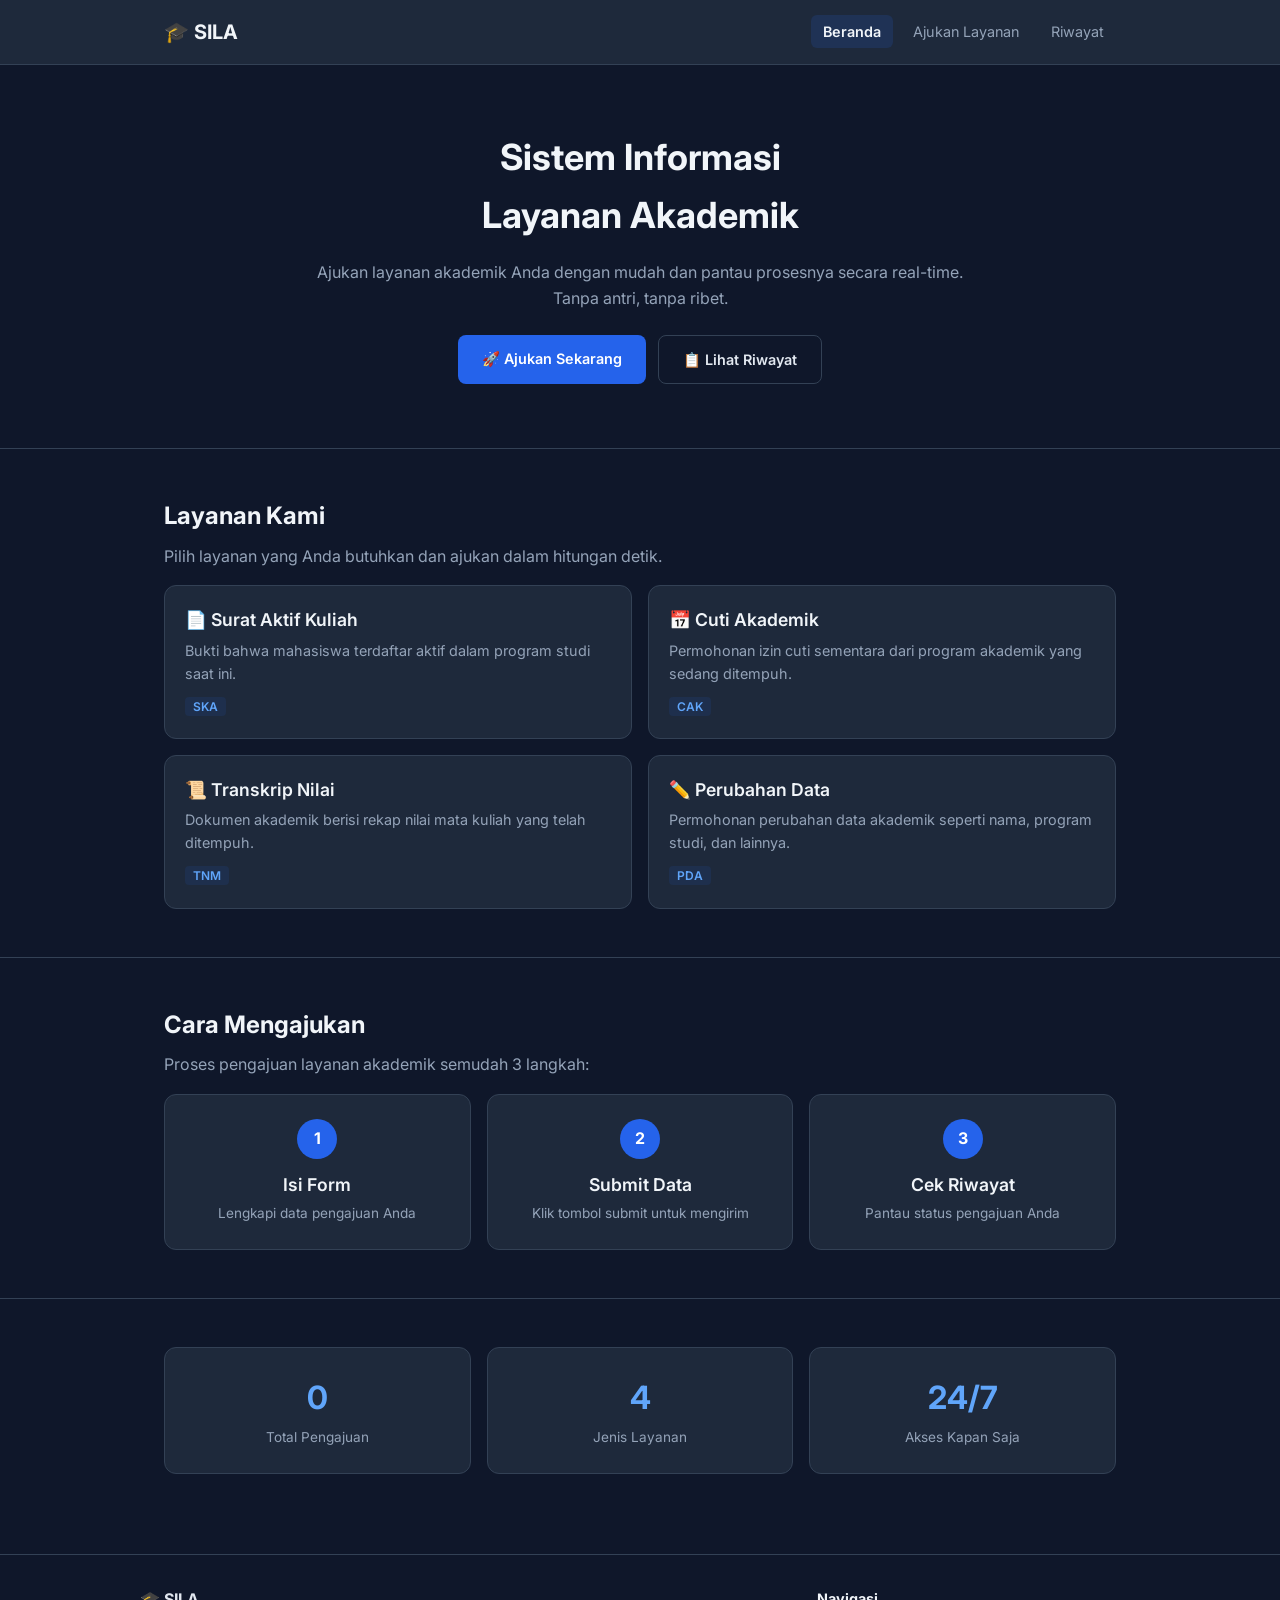
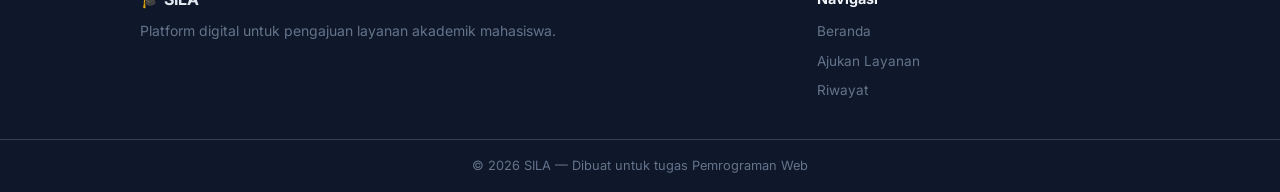
<file: index.html>
<!DOCTYPE html>
<html lang="id">

<head>
    <meta charset="UTF-8">
    <meta name="viewport" content="width=device-width, initial-scale=1.0">
    <title>SILA — Sistem Informasi Layanan Akademik</title>
    <link rel="preconnect" href="https://fonts.googleapis.com">
    <link rel="preconnect" href="https://fonts.gstatic.com" crossorigin>
    <link href="https://fonts.googleapis.com/css2?family=Inter:wght@400;600;700&display=swap" rel="stylesheet">
    <link rel="stylesheet" href="css/style.css">
</head>

<body>

    <!-- HEADER & NAVIGASI -->
    <header class="navbar">
        <div class="container navbar-inner">
            <a href="index.html" class="logo">🎓 SILA</a>
            <input type="checkbox" id="navToggle" class="nav-toggle">
            <label for="navToggle" class="hamburger">
                <span></span>
                <span></span>
                <span></span>
            </label>
            <nav>
                <ul class="nav-menu">
                    <li><a href="index.html" class="active">Beranda</a></li>
                    <li><a href="layanan.html">Ajukan Layanan</a></li>
                    <li><a href="riwayat.html">Riwayat</a></li>
                </ul>
            </nav>
        </div>
    </header>

    <main>

        <!-- Hero -->
        <section class="hero">
            <div class="container">
                <h1>Sistem Informasi<br>Layanan Akademik</h1>
                <p>Ajukan layanan akademik Anda dengan mudah dan pantau prosesnya secara real-time.<br>Tanpa antri,
                    tanpa ribet.</p>
                <div class="hero-buttons">
                    <a href="layanan.html" class="btn btn-primary">🚀 Ajukan Sekarang</a>
                    <a href="riwayat.html" class="btn btn-outline">📋 Lihat Riwayat</a>
                </div>
            </div>
        </section>

        <!-- Daftar Layanan -->
        <section class="section">
            <div class="container">
                <h2>Layanan Kami</h2>
                <p class="section-desc">Pilih layanan yang Anda butuhkan dan ajukan dalam hitungan detik.</p>
                <div class="cards-grid">
                    <article class="card">
                        <h3>📄 Surat Aktif Kuliah</h3>
                        <p>Bukti bahwa mahasiswa terdaftar aktif dalam program studi saat ini.</p>
                        <span class="card-code">SKA</span>
                    </article>
                    <article class="card">
                        <h3>📅 Cuti Akademik</h3>
                        <p>Permohonan izin cuti sementara dari program akademik yang sedang ditempuh.</p>
                        <span class="card-code">CAK</span>
                    </article>
                    <article class="card">
                        <h3>📜 Transkrip Nilai</h3>
                        <p>Dokumen akademik berisi rekap nilai mata kuliah yang telah ditempuh.</p>
                        <span class="card-code">TNM</span>
                    </article>
                    <article class="card">
                        <h3>✏️ Perubahan Data</h3>
                        <p>Permohonan perubahan data akademik seperti nama, program studi, dan lainnya.</p>
                        <span class="card-code">PDA</span>
                    </article>
                </div>
            </div>
        </section>

        <!-- Cara Mengajukan -->
        <section class="section">
            <div class="container">
                <h2>Cara Mengajukan</h2>
                <p class="section-desc">Proses pengajuan layanan akademik semudah 3 langkah:</p>
                <div class="steps-grid">
                    <div class="step">
                        <div class="step-number">1</div>
                        <h3>Isi Form</h3>
                        <p>Lengkapi data pengajuan Anda</p>
                    </div>
                    <div class="step">
                        <div class="step-number">2</div>
                        <h3>Submit Data</h3>
                        <p>Klik tombol submit untuk mengirim</p>
                    </div>
                    <div class="step">
                        <div class="step-number">3</div>
                        <h3>Cek Riwayat</h3>
                        <p>Pantau status pengajuan Anda</p>
                    </div>
                </div>
            </div>
        </section>

        <!-- Statistik -->
        <section class="section">
            <div class="container">
                <div class="stats-grid">
                    <div class="stat">
                        <div class="stat-number">0</div>
                        <div class="stat-label">Total Pengajuan</div>
                    </div>
                    <div class="stat">
                        <div class="stat-number">4</div>
                        <div class="stat-label">Jenis Layanan</div>
                    </div>
                    <div class="stat">
                        <div class="stat-number">24/7</div>
                        <div class="stat-label">Akses Kapan Saja</div>
                    </div>
                </div>
            </div>
        </section>

    </main>

    <!-- FOOTER -->
    <footer class="footer">
        <div class="container footer-inner">
            <div>
                <strong>🎓 SILA</strong>
                <p>Platform digital untuk pengajuan layanan akademik mahasiswa.</p>
            </div>
            <div class="footer-nav">
                <h4>Navigasi</h4>
                <ul>
                    <li><a href="index.html">Beranda</a></li>
                    <li><a href="layanan.html">Ajukan Layanan</a></li>
                    <li><a href="riwayat.html">Riwayat</a></li>
                </ul>
            </div>
        </div>
        <div class="footer-bottom">
            <div class="container">
                <p>&copy; 2026 SILA — Dibuat untuk tugas Pemrograman Web</p>
            </div>
        </div>
    </footer>

</body>

</html>
</file>
<file: css/style.css>
/* ================================
   CSS DASAR — SILA
   ================================ */

* {
    margin: 0;
    padding: 0;
    box-sizing: border-box;
}

body {
    background-color: #0f172a;
    color: #e2e8f0;
}

h1,
h2,
h3 {
    color: #f1f5f9;
}

a {
    color: #60a5fa;
    text-decoration: none;
}

a:hover {
    color: #93c5fd;
}

hr {
    border: none;
    border-top: 1px solid #334155;
}


/* ================================
   CSS LANJUTAN — SILA
   ================================ */

body {
    font-family: 'Inter', sans-serif;
    font-size: 16px;
    line-height: 1.6;
}

h1 {
    font-size: 2rem;
    font-weight: 700;
}

h2 {
    font-size: 1.5rem;
    font-weight: 700;
    margin-bottom: 8px;
}

h3 {
    font-size: 1.1rem;
    font-weight: 600;
    margin-bottom: 4px;
}

.section-desc {
    color: #94a3b8;
    margin-bottom: 16px;
}


/* ================================
   PAGE LAYOUT — SILA
   ================================ */

.container {
    max-width: 1000px;
    margin: 0 auto;
    padding: 0 24px;
}

.navbar {
    background-color: #1e293b;
    border-bottom: 1px solid #334155;
    padding: 16px 0;
}

.navbar-inner {
    display: flex;
    justify-content: space-between;
    align-items: center;
}

.logo {
    font-size: 1.25rem;
    font-weight: 700;
    color: #f1f5f9;
}

.hero {
    padding: 64px 0;
    text-align: center;
}

.hero h1 {
    font-size: 2.25rem;
    margin-bottom: 16px;
}

.hero p {
    color: #94a3b8;
    margin-bottom: 24px;
}

.hero-buttons {
    display: flex;
    justify-content: center;
    gap: 12px;
}

.btn {
    display: inline-block;
    padding: 12px 24px;
    border-radius: 8px;
    font-size: 0.9rem;
    font-weight: 600;
    transition: background-color 0.3s, color 0.3s, transform 0.2s;
}

.btn-primary {
    background-color: #2563eb;
    color: #fff;
}

.btn-primary:hover {
    background-color: #1d4ed8;
    color: #fff;
    transform: translateY(-2px);
}

.btn-outline {
    border: 1px solid #334155;
    color: #e2e8f0;
}

.btn-outline:hover {
    background-color: #1e293b;
    color: #f1f5f9;
    transform: translateY(-2px);
}

.section {
    padding: 48px 0;
    border-top: 1px solid #334155;
}

.cards-grid {
    display: grid;
    grid-template-columns: 1fr 1fr;
    gap: 16px;
    margin-top: 16px;
}

.card {
    background-color: #1e293b;
    border: 1px solid #334155;
    border-radius: 12px;
    padding: 20px;
    transition: border-color 0.3s, transform 0.2s;
}

.card:hover {
    border-color: #475569;
    transform: translateY(-2px);
}

.card p {
    color: #94a3b8;
    font-size: 0.9rem;
    margin-bottom: 8px;
}

.card-code {
    font-size: 0.75rem;
    font-weight: 600;
    color: #60a5fa;
    background-color: rgba(37, 99, 235, 0.1);
    padding: 2px 8px;
    border-radius: 4px;
}

.steps-grid {
    display: flex;
    gap: 16px;
    margin-top: 16px;
}

.step {
    flex: 1;
    text-align: center;
    background-color: #1e293b;
    border: 1px solid #334155;
    border-radius: 12px;
    padding: 24px 16px;
    transition: border-color 0.3s;
}

.step:hover {
    border-color: #475569;
}

.step-number {
    width: 40px;
    height: 40px;
    background-color: #2563eb;
    color: #fff;
    border-radius: 50%;
    display: flex;
    align-items: center;
    justify-content: center;
    font-weight: 700;
    margin: 0 auto 12px;
}

.step p {
    color: #94a3b8;
    font-size: 0.85rem;
}

.stats-grid {
    display: flex;
    gap: 16px;
}

.stat {
    flex: 1;
    text-align: center;
    background-color: #1e293b;
    border: 1px solid #334155;
    border-radius: 12px;
    padding: 24px;
}

.stat-number {
    font-size: 2rem;
    font-weight: 700;
    color: #60a5fa;
}

.stat-label {
    color: #94a3b8;
    font-size: 0.85rem;
    margin-top: 4px;
}

.footer {
    border-top: 1px solid #334155;
    margin-top: 32px;
}

.footer-inner {
    display: grid;
    grid-template-columns: 2fr 1fr;
    gap: 32px;
    padding: 32px 0;
}

.footer-inner p {
    color: #64748b;
    font-size: 0.875rem;
    margin-top: 8px;
}

.footer-inner h4 {
    color: #f1f5f9;
    margin-bottom: 8px;
    font-size: 0.9rem;
}

.footer-bottom {
    border-top: 1px solid #334155;
    padding: 16px 0;
    text-align: center;
}

.footer-bottom p {
    font-size: 0.8rem;
    color: #64748b;
}


/* ================================
   STRUKTUR NAVIGASI & MENU — SILA
   ================================ */

.nav-menu {
    list-style: none;
    display: flex;
    gap: 8px;
}

.nav-menu li a {
    color: #94a3b8;
    font-size: 0.9rem;
    padding: 8px 12px;
    border-radius: 6px;
    transition: color 0.3s, background-color 0.3s;
}

.nav-menu li a:hover {
    color: #f1f5f9;
    background-color: rgba(255, 255, 255, 0.05);
}

.nav-menu li a.active {
    color: #f1f5f9;
    font-weight: 600;
    background-color: rgba(37, 99, 235, 0.15);
}

.footer-nav ul {
    list-style: none;
}

.footer-nav ul li {
    margin-bottom: 4px;
}

.footer-nav ul li a {
    color: #64748b;
    font-size: 0.85rem;
    transition: color 0.3s;
}

.footer-nav ul li a:hover {
    color: #93c5fd;
}


/* ================================
   MEDIA QUERY & RESPONSIF — SILA
   ================================ */

/* Animasi */
@keyframes fadeIn {
    from {
        opacity: 0;
        transform: translateY(20px);
    }

    to {
        opacity: 1;
        transform: translateY(0);
    }
}

.hero {
    animation: fadeIn 0.6s ease;
}



/* Hamburger */
.nav-toggle {
    display: none;
}

.hamburger {
    display: none;
    flex-direction: column;
    gap: 5px;
    cursor: pointer;
    padding: 4px;
}

.hamburger span {
    display: block;
    width: 24px;
    height: 3px;
    background-color: #f1f5f9;
    border-radius: 2px;
    transition: transform 0.3s, opacity 0.3s;
}

.nav-toggle:checked~label .hamburger span:nth-child(1) {
    transform: translateY(8px) rotate(45deg);
}

.nav-toggle:checked~label .hamburger span:nth-child(2) {
    opacity: 0;
}

.nav-toggle:checked~label .hamburger span:nth-child(3) {
    transform: translateY(-8px) rotate(-45deg);
}

/* Tablet & Mobile */
@media (max-width: 768px) {
    .navbar-inner {
        flex-wrap: wrap;
    }

    .hamburger {
        display: flex;
    }

    nav {
        width: 100%;
        order: 3;
    }

    .nav-menu {
        display: none;
        flex-direction: column;
        gap: 0;
        width: 100%;
        padding: 8px 0;
        border-top: 1px solid #334155;
        margin-top: 12px;
    }

    .nav-menu li a {
        display: block;
        padding: 10px 0;
        border-radius: 0;
    }

    .nav-toggle:checked~nav .nav-menu {
        display: flex;
    }

    .nav-menu {
        gap: 4px;
    }

    .hero h1 {
        font-size: 1.5rem;
    }

    .hero-buttons {
        flex-direction: column;
        align-items: center;
    }

    .cards-grid {
        grid-template-columns: 1fr;
    }

    .steps-grid {
        flex-direction: column;
    }

    .stats-grid {
        flex-direction: column;
    }

    .footer-inner {
        grid-template-columns: 1fr;
        gap: 24px;
    }
}

/* Small Mobile */
@media (max-width: 480px) {
    .hero h1 {
        font-size: 1.25rem;
    }

    .btn {
        width: 100%;
        text-align: center;
    }

    .form-row {
        grid-template-columns: 1fr;
    }
}


/* ================================
   FORMS — SILA
   ================================ */

.form-card {
    max-width: 640px;
    margin: 0 auto;
}

fieldset {
    border: 1px solid #334155;
    border-radius: 12px;
    padding: 24px;
    background-color: #1e293b;
}

legend {
    font-size: 1.1rem;
    font-weight: 600;
    color: #f1f5f9;
    padding: 0 8px;
}

.form-group {
    margin-bottom: 16px;
}

.form-group label {
    display: block;
    font-size: 0.875rem;
    font-weight: 600;
    color: #e2e8f0;
    margin-bottom: 6px;
}

.form-group input,
.form-group select,
.form-group textarea {
    width: 100%;
    padding: 10px 14px;
    background-color: #0f172a;
    border: 1px solid #334155;
    border-radius: 8px;
    color: #e2e8f0;
    font-family: inherit;
    font-size: 0.9rem;
    outline: none;
    transition: border-color 0.3s;
}

.form-group input:focus,
.form-group select:focus,
.form-group textarea:focus {
    border-color: #2563eb;
}

.form-group input::placeholder,
.form-group textarea::placeholder {
    color: #64748b;
}

.form-group select {
    cursor: pointer;
}

.form-group textarea {
    resize: vertical;
    min-height: 80px;
}

.form-row {
    display: grid;
    grid-template-columns: 1fr 1fr;
    gap: 16px;
}

.form-actions {
    display: flex;
    gap: 12px;
    margin-top: 24px;
}

.form-actions .btn {
    cursor: pointer;
    border: none;
    font-family: inherit;
}

.form-actions .btn-outline {
    border: 1px solid #334155;
    background: none;
}


/* ================================
   TABLES — SILA
   ================================ */

.table-responsive {
    width: 100%;
    overflow-x: auto;
    -webkit-overflow-scrolling: touch;
}

.data-table {
    width: 100%;
    border-collapse: collapse;
    margin-top: 16px;
    min-width: 600px;
}

.data-table caption {
    text-align: left;
    font-size: 0.85rem;
    color: #64748b;
    margin-bottom: 12px;
}

.data-table th,
.data-table td {
    padding: 12px 16px;
    text-align: left;
    border-bottom: 1px solid #334155;
}

.data-table th {
    background-color: #1e293b;
    color: #f1f5f9;
    font-size: 0.85rem;
    font-weight: 600;
    text-transform: uppercase;
    letter-spacing: 0.5px;
}

.data-table td {
    color: #94a3b8;
    font-size: 0.9rem;
}

/* Zebra Stripes */
.data-table tbody tr:nth-child(even) {
    background-color: rgba(30, 41, 59, 0.5);
}

/* Hover */
.data-table tbody tr:hover {
    background-color: #1e293b;
}

@media (max-width: 768px) {
    .data-table {
        font-size: 0.8rem;
    }

    .data-table th,
    .data-table td {
        padding: 8px 10px;
    }
}


/* ================================
   JAVASCRIPT LANJUTAN — SILA
   CSS untuk elemen dinamis yang dihasilkan
   atau dikendalikan oleh JavaScript.
   ================================ */

/* --------------------------------
   Form Error
   Elemen untuk menampilkan pesan error
   validasi form secara real-time (tanpa alert).
   min-height: menjaga layout tidak melompat
   saat pesan error muncul/hilang.
   -------------------------------- */
.form-error {
    color: #f87171;
    /* warna merah terang */
    font-size: 0.875rem;
    margin-bottom: 12px;
    min-height: 20px;
    /* tinggi minimum agar layout stabil */
}

/* --------------------------------
   Toolbar
   Baris atas tabel yang berisi teks info
   (jumlah data) dan tombol aksi (hapus semua).
   Menggunakan Flexbox dengan elemen berjauhan.
   -------------------------------- */
.toolbar {
    display: flex;
    justify-content: space-between;
    /* kiri: info, kanan: tombol */
    align-items: center;
    margin-bottom: 16px;
    color: #94a3b8;
    font-size: 0.9rem;
}

/* --------------------------------
   Empty State
   Tampilan yang muncul saat tabel kosong
   (belum ada data yang diinput).
   -------------------------------- */
.empty-state {
    text-align: center;
    padding: 48px 0;
    color: #64748b;
}

.empty-state p {
    font-size: 1.1rem;
    margin-bottom: 16px;
}

/* --------------------------------
   Tombol Edit & Hapus (Per Baris)
   Tombol kecil yang muncul di setiap baris tabel,
   dibuat oleh JavaScript secara dinamis.
   .btn-edit  → border biru, teks biru
   .btn-hapus → border merah, teks merah
   Saat hover: background terisi warna penuh.
   -------------------------------- */

/* Tombol Edit: outline biru */
.btn-edit {
    background: none;
    border: 1px solid #60a5fa;
    /* biru muda */
    color: #60a5fa;
    padding: 4px 12px;
    border-radius: 6px;
    font-size: 0.8rem;
    cursor: pointer;
    transition: background-color 0.3s, color 0.3s;
    margin-right: 4px;
}

/* Saat hover: background penuh biru, teks gelap */
.btn-edit:hover {
    background-color: #60a5fa;
    color: #0f172a;
    /* kontras teks di background biru */
}

/* Tombol Hapus: outline merah */
.btn-hapus {
    background: none;
    border: 1px solid #f87171;
    /* merah muda */
    color: #f87171;
    padding: 4px 12px;
    border-radius: 6px;
    font-size: 0.8rem;
    cursor: pointer;
    transition: background-color 0.3s, color 0.3s;
}

/* Saat hover: background penuh merah, teks gelap */
.btn-hapus:hover {
    background-color: #f87171;
    color: #0f172a;
}
</file>
